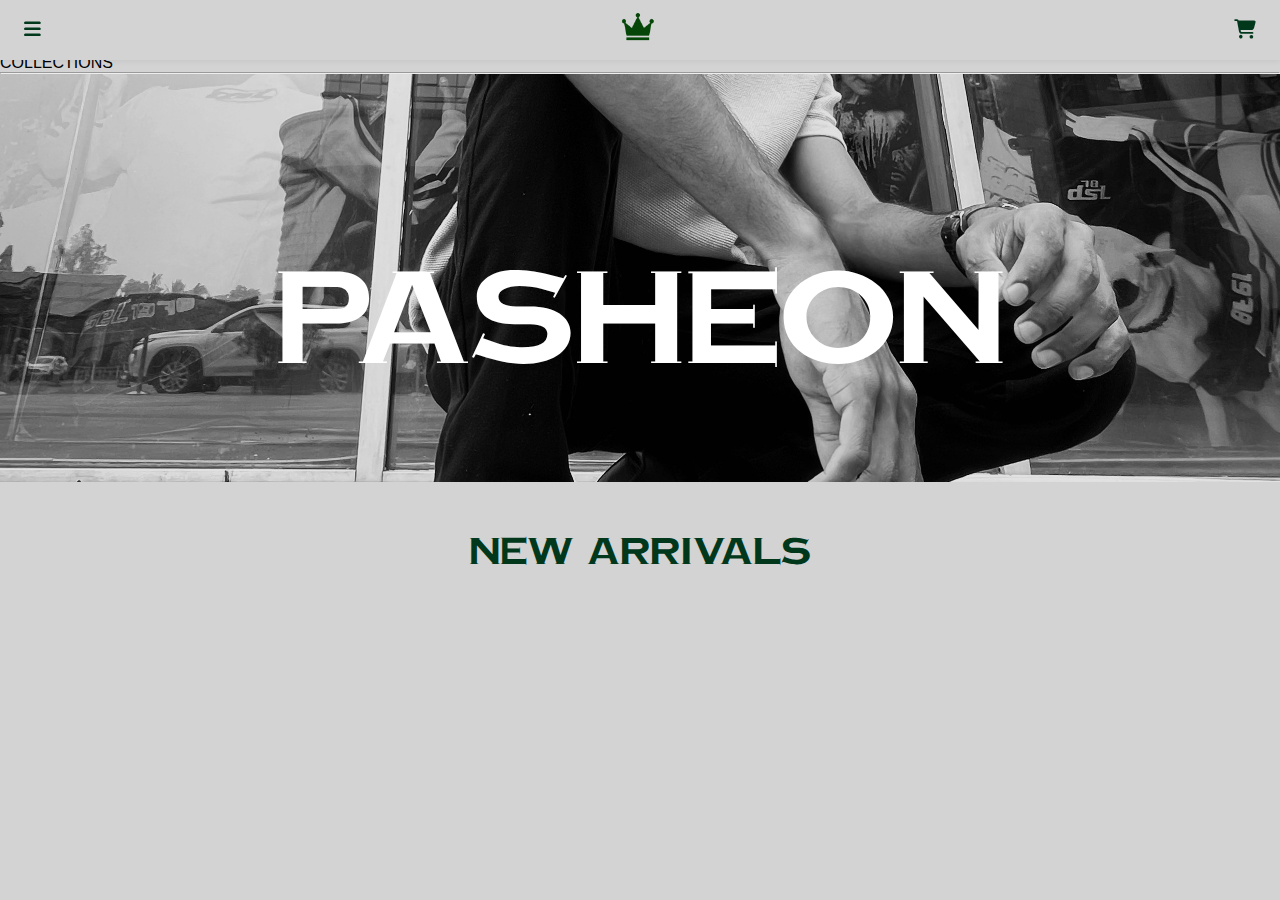
<file: index.html>
<!DOCTYPE html>
<html lang="en">
<head>
  <meta charset="UTF-8" />
  <meta name="viewport" content="width=device-width, initial-scale=1.0" />
  <title>Pasheon</title>
  <link rel="icon" href="favicon.ico" type="image/x-icon">
  <link rel="stylesheet" href="style.css" />
  <link rel="stylesheet" href="https://cdnjs.cloudflare.com/ajax/libs/font-awesome/6.5.0/css/all.min.css">
  <style>
    
    @keyframes fadeInUp {
      from {
        opacity: 0;
        transform: translateY(40px);
      }
      to {
        opacity: 1;
        transform: translateY(0);
      }
    }

    .animate {
      animation: fadeInUp 0.6s ease forwards;
    }
  </style>
<style>
  .product-grid {
    display: grid;
    grid-template-columns: repeat(auto-fit, minmax(160px, 1fr));
    gap: 20px;
    padding: 40px 16px;
    max-width: 1200px;
    margin: 0 auto;
  }

  .product-card {
    display: flex;
    flex-direction: column;
    justify-content: space-between;
    background: white;
    border: 1px solid #ccc;
    text-align: center;
    font-family: 'Segoe UI', Tahoma, Geneva, Verdana, sans-serif;
    padding: 10px;
  }

  .product-card img,
  .product-image {
    width: 100%;
    aspect-ratio: 4 / 5;
    object-fit: cover;
    display: block;
    background-color: #f9f9f9;
  }

  .product-card h3 {
    font-size: 1rem;
    margin: 10px 0 5px;
    min-height: 38px; 
  }

  .product-card p {
    font-size: 0.9rem;
    color: #666;
    margin-bottom: 10px;
  }

  .product-card button.add-to-cart {
    margin-top: auto;
    padding: 10px 16px;
    background-color: #01381C;
    color: white;
    border: 1px solid black;
    font-size: 15px;
    letter-spacing: 0.5px;
    cursor: pointer;
    width: 100%;
    transition: all 0.3s ease;
    box-shadow: 0 2px 4px rgba(0,0,0,0.15);
  }

  .product-card button.add-to-cart:hover {
    background-color: white;
    color: black;
  }

  @media (max-width: 600px) {
    .product-grid {
      grid-template-columns: repeat(2, 1fr);
      padding: 1rem;
    }

    .product-card {
      margin: 0;
    }
  }
</style>
</head>

<body>

<header class="navbar">
  <div class="nav-left">
    <i class="fas fa-bars" id="hamburger-icon"></i>
  </div>

  <div class="nav-center">
    <a href="index.html" class="logo">
      <img src="log.png" alt="Pasheon Logo" class="log-img">
    </a>
  </div>

  <div class="nav-right">
    <a href="cart.html">
      <i class="fas fa-shopping-cart"></i>
    </a>
  </div>
</header>


<div id="sidebar" class="sidebar" style="left: -240px;">
  <a href="index.html"><STRONG>HOME</STRONG></a>
  <a href="contact.html"><STRONG>CONTACT US</STRONG></a><br>
  <a href="yourOrders.html"><STRONG>YOUR ORDERS</STRONG></a><br>
    <a href="privacy.html"><STRONG>PRIVACY POLICY</STRONG></a><br>
  <a STRONG>COLLECTIONS</STRONG></h1></a>
  <hr/>
  <div id="category-menu"></div>
</div>


<section class="hero">
  <h1 class="brand-name"><strong>PASHEON</strong></h1>
</section>


<section id="products-section">
  <h2 class="section-title">New Arrivals</h2>
  <div id="product-container" class="product-grid">
   
  </div>
</section>

<script>
document.addEventListener('DOMContentLoaded', () => {
  const sidebar = document.getElementById('sidebar');
  const hamburger = document.getElementById('hamburger-icon');
  const categoryMenu = document.getElementById('category-menu');
  const productContainer = document.getElementById('product-container');


  hamburger.addEventListener('click', () => {
    const isVisible = sidebar.style.left === '0px';
    sidebar.style.left = isVisible ? '-240px' : '0px';
  });

  fetch('https://pasheon-backend-zgz5.onrender.com/api/products/categories')
    .then(res => res.json())
    .then(categories => {
      categoryMenu.innerHTML = '';
      categories.forEach(cat => {
        const item = document.createElement('a');
        item.href = `category.html?cat=${encodeURIComponent(cat)}`;
        item.textContent = cat.charAt(0).toUpperCase() + cat.slice(1);
        item.classList.add('category-link');
        categoryMenu.appendChild(item);
      });
    })
    .catch(err => console.error('Error loading categories:', err));

 
  const observer = new IntersectionObserver((entries) => {
    entries.forEach(entry => {
      if (entry.isIntersecting) {
        entry.target.classList.add('animate');
        observer.unobserve(entry.target);
      }
    });
  }, {
    threshold: 0.1
  });

 
  fetch("https://pasheon-backend-zgz5.onrender.com/api/products")
    .then(res => res.json())
    .then(products => {
      products.forEach(product => {
        const productCard = document.createElement('div');
        productCard.classList.add('product-card');

        productCard.innerHTML = `
          <div class="product-click-area" data-id="${product.id}">
            <img src="${product.image_url}" alt="${product.name}" class="product-image">
            <h3 class="product-name">${product.name}</h3>
            <p class="product-price">₹${parseFloat(product.price).toLocaleString()}</p>
          </div>
          <button class="add-to-cart" data-id="${product.id}">Add to Cart</button>
        `;

        productContainer.appendChild(productCard);
        observer.observe(productCard); 

        productCard.querySelector('.product-click-area').addEventListener('click', () => {
          window.location.href = `product.html?id=${product.id}`;
        });
      });

document.querySelectorAll('.add-to-cart').forEach(button => {
  button.addEventListener('click', (e) => {
    e.preventDefault();
    alert("Please open the product and choose a size before adding to cart.");
    
    const productId = e.target.getAttribute('data-id');
    window.location.href = `product.html?id=${productId}`;
  });
});
    })
    .catch(error => {
      console.error('Error fetching products:', error);
    });
});
</script>
</body>
</html>
</file>
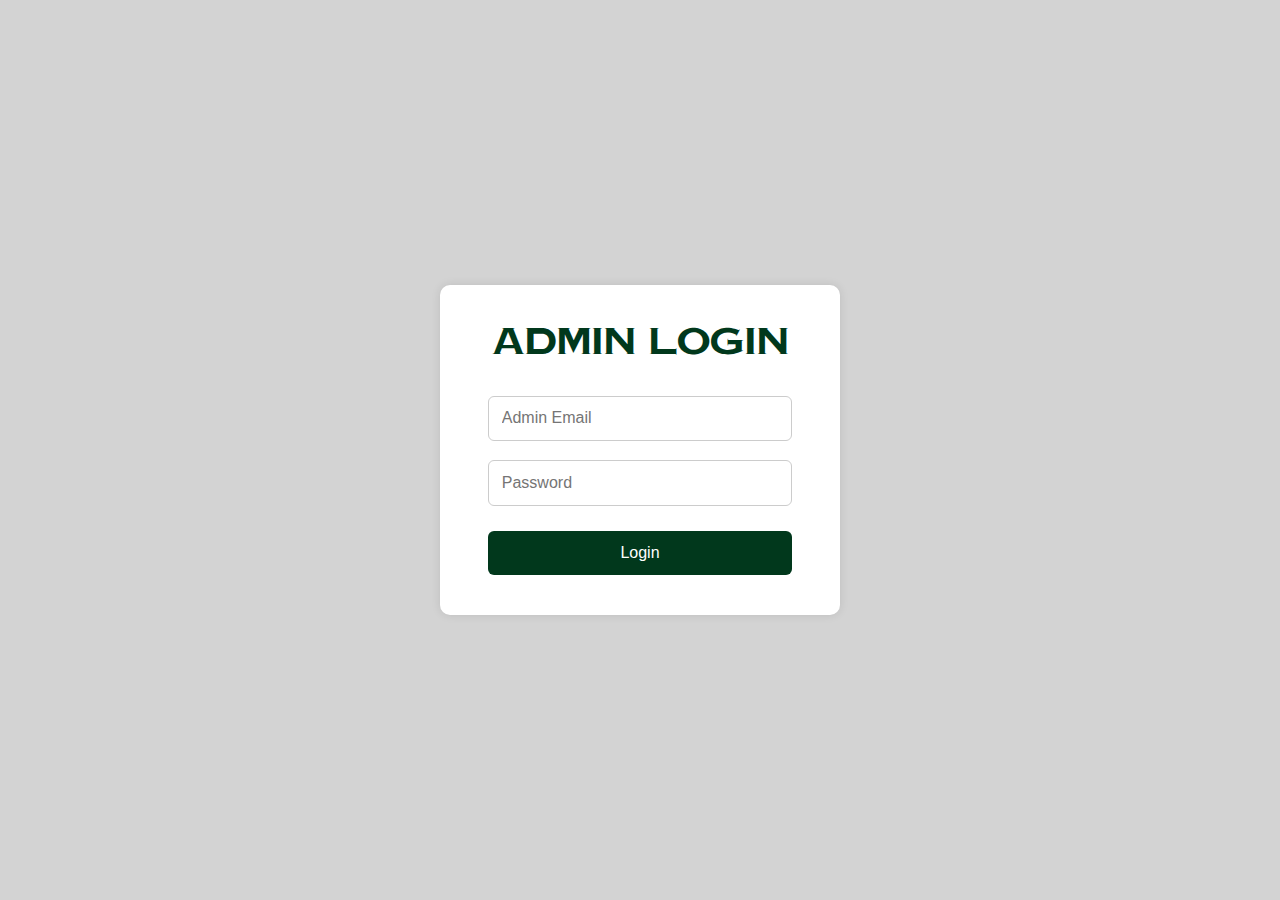
<file: admin-login.html>
<!DOCTYPE html>
<html lang="en">
<head>
  <meta charset="UTF-8">
  <title>Admin Login | Pasheon</title>
  <link rel="icon" href="favicon.ico" type="image/x-icon">
  <style>
    * {
      margin: 0;
      padding: 0;
      box-sizing: border-box;
    }

    @font-face {
      font-family: 'copper';
      src: url('Copperplate Gothic Bold.otf') format('opentype');
    }

    body {
      background: lightgrey;
      font-family: 'copper', Arial, sans-serif;
      display: flex;
      justify-content: center;
      align-items: center;
      min-height: 100vh;
    }

    .login-container {
      background: white;
      padding: 2rem 3rem;
      border-radius: 10px;
      box-shadow: 0 0 10px rgba(0,0,0,0.1);
      width: 100%;
      max-width: 400px;
      text-align: center;
    }

    h1 {
      font-family: 'copper';
      margin-bottom: 1.5rem;
      color: #01381C;
      font-size: 2rem;
    }

    input {
      width: 100%;
      padding: 0.8rem;
      margin: 0.6rem 0;
      border: 1px solid #ccc;
      border-radius: 6px;
      font-size: 1rem;
    }

    button {
      width: 100%;
      padding: 0.8rem;
      margin-top: 1rem;
      background: #01381C;
      color: white;
      font-size: 1rem;
      border: none;
      border-radius: 6px;
      cursor: pointer;
      transition: background 0.3s;
    }

    button:hover {
      background: #02572d;
    }

    .error {
      color: red;
      margin-top: 0.5rem;
    }
  </style>
</head>
<body>
  <div class="login-container">
    <h1>Admin Login</h1>
    <form id="admin-login-form">
      <input type="email" id="email" placeholder="Admin Email" required />
      <input type="password" id="password" placeholder="Password" required />
      <button type="submit">Login</button>
      <div class="error" id="error-msg"></div>
    </form>
  </div>

  <script>
    document.getElementById('admin-login-form').addEventListener('submit', async function (e) {
      e.preventDefault();

      const email = document.getElementById('email').value.trim();
      const password = document.getElementById('password').value.trim();
      const errorMsg = document.getElementById('error-msg');

      try {
        const res = await fetch('https://pasheon-backend-zgz5.onrender.com/api/admin/login', {
          method: 'POST',
          headers: {
            'Content-Type': 'application/json'
          },
          body: JSON.stringify({ email, password })
        });

        const data = await res.json();

        if (res.ok) {
          localStorage.setItem('adminToken', data.token);
          window.location.href = 'admin.html'; 
        } else {
          errorMsg.textContent = data.message || 'Invalid credentials';
        }
      } catch (err) {
        errorMsg.textContent = 'Something went wrong. Please try again.';
        console.error('Login error:', err);
      }
    });
  </script>
</body>
</html>
</file>
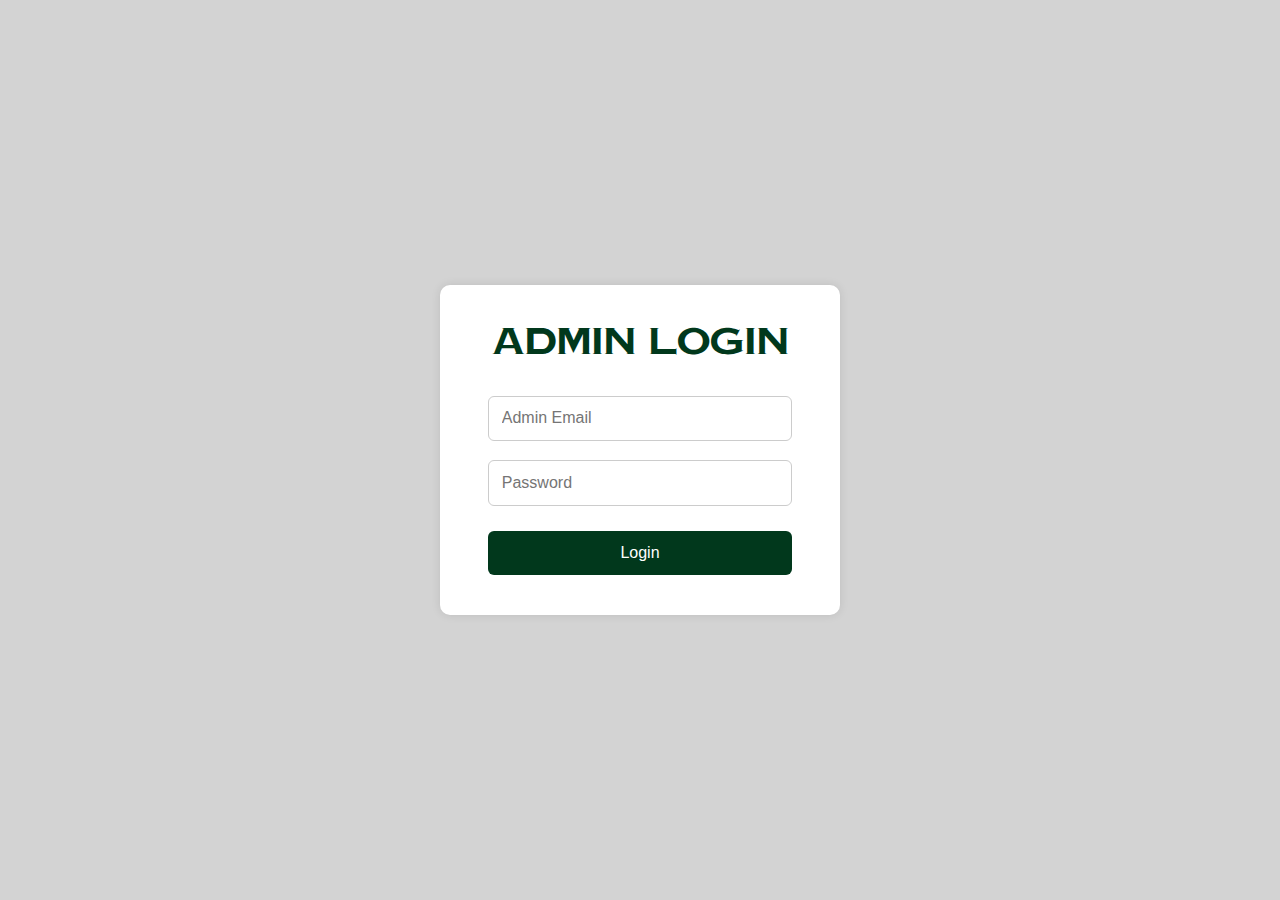
<file: admin.html>
<!DOCTYPE html>
<html lang="en">
<head>
  <meta charset="UTF-8" />
  <meta name="viewport" content="width=device-width, initial-scale=1.0"/>
  <title>Pasheon Admin Dashboard</title>
  <link rel="icon" href="favicon.ico" type="image/x-icon">
  <style>
    @font-face {
      font-family: 'copper';
      src: url('Copperplate Gothic Bold.otf') format('opentype');
    }

    body {
      margin: 0;
      font-family: Arial, sans-serif;
      background: #f4f4f4;
      display: flex;
    }

    .sidebar {
      width: 200px;
      background-color: #01381C;
      color: white;
      height: 100vh;
      position: fixed;
      display: flex;
      flex-direction: column;
      padding: 1rem;
      box-shadow: 2px 0 5px rgba(0, 0, 0, 0.1);
    }

    .sidebar h2 {
      font-family: 'copper', serif;
      font-size: 1.5rem;
      margin-bottom: 2rem;
      text-align: center;
    }

    .logout-btn {
      padding: 10px;
      background-color: #c0392b;
      border: none;
      border-radius: 5px;
      color: white;
      font-weight: bold;
      cursor: pointer;

    }

    .logout-btn:hover {
      background-color: #a93226;
    }

    .main {
      margin-left: 200px;
      width: calc(100% - 200px);
      padding: 2rem;
    }

    h1 {
      font-family: 'copper', serif;
      text-align: center;
      color: #01381C;
    }

    .container {
      max-width: 900px;
      margin: 1rem auto;
      background: #fff;
      padding: 2rem;
      border-radius: 8px;
      box-shadow: 0 4px 12px rgba(0,0,0,0.1);
    }

    .form-group {
      margin-bottom: 1rem;
    }

    .form-group input {
      width: 100%;
      padding: 0.7rem;
      font-size: 1rem;
      border: 1px solid #ccc;
      border-radius: 5px;
    }

    .form-group label {
      font-weight: bold;
      margin-bottom: 0.5rem;
      display: block;
    }

    .btn {
      padding: 0.6rem 1.2rem;
      background-color: #01381C;
      color: white;
      border: none;
      border-radius: 5px;
      cursor: pointer;
      font-weight: bold;
    }

    .btn:hover {
      background-color: #026135;
    }

    .product {
      display: flex;
      justify-content: space-between;
      align-items: center;
      border-bottom: 1px solid #ddd;
      padding: 1rem 0;
    }

    .product:last-child {
      border-bottom: none;
    }

    .product-info {
      flex: 1;
    }

    .product-name {
      font-weight: bold;
      font-size: 1.1rem;
    }

    .product-price,
    .product-category {
      color: #555;
    }

    .action-btns {
      display: flex;
      gap: 0.5rem;
    }

    .delete-btn, .edit-btn {
      border: none;
      padding: 0.5rem 1rem;
      border-radius: 4px;
      cursor: pointer;
      color: white;
      font-weight: bold;
    }

    .delete-btn {
      background: #c0392b;
    }

    .delete-btn:hover {
      background: #a93226;
    }

    .edit-btn {
      background: #2980b9;
    }

    .edit-btn:hover {
      background: #21618c;
    }

    @media (max-width: 768px) {
      .sidebar {
        position: fixed;
        width: 100%;
        height: auto;
        flex-direction: row;
        justify-content: space-between;
      }

      .main {
        margin: 0;
        width: 100%;
        padding-top: 100px;
      }
    }
  </style>
</head>
<body>
  <div class="sidebar">
    <h2>ADMIN</h2>
    <button class="logout-btn" onclick="logout()">Logout</button>
  </div>

  <div class="main">
    <h1>Pasheon Admin Dashboard</h1>

    <div class="container">
      <form id="productForm">
        <h2 id="formTitle">Add New Product</h2>
        <input type="hidden" id="editingId" value="">
        <div class="form-group">
          <label for="name">Product Name</label>
          <input type="text" id="name" required />
        </div>
        <div class="form-group">
          <label for="price">Price (₹)</label>
          <input type="number" id="price" required />
        </div>
        <div class="form-group">
          <label for="category">Category</label>
          <input type="text" id="category" required />
        </div>
        <div class="form-group">
  <label for="description">Description</label>
  <input type="text" id="description" required />
</div>
        <div class="form-group">
          <label for="image">Image URL</label>
          <input type="text" id="image" />
        </div>
        <div class="form-group">
  <label for="sizes">Sizes (comma-separated)</label>
  <input type="text" id="sizes" placeholder="e.g. S, M, L or 6, 7, 8" />
</div>
<div class="form-group">
  <label for="extraImages">Extra Image URLs (comma-separated)</label>
  <input type="text" id="extraImages" placeholder="e.g. https://...jpg, https://...jpg" />
</div>
        <button class="btn" type="submit" id="submitBtn">Add Product</button>
      </form>
    </div>

    <div class="container">
      <h2>All Products</h2>
      <div id="productList"></div>
    </div>
  </div>

<script>
  const token = localStorage.getItem("adminToken");
  const API = "https://pasheon-backend-zgz5.onrender.com/api";

  if (!token) {
    alert("Unauthorized. Redirecting to login...");
    window.location.href = "admin-login.html";
  }

  const form = document.getElementById("productForm");
  const submitBtn = document.getElementById("submitBtn");
  const formTitle = document.getElementById("formTitle");

  form.addEventListener("submit", async (e) => {
    e.preventDefault();

    const id = document.getElementById("editingId").value; 
    const name = document.getElementById("name").value;
    const price = document.getElementById("price").value;
    const category = document.getElementById("category").value;
    const image_url = document.getElementById("image").value;
    const description = document.getElementById("description").value;
const sizesInput = document.getElementById("sizes").value;
const extraImagesInput = document.getElementById("extraImages").value;

const sizes = sizesInput ? sizesInput.split(',').map(s => s.trim()) : [];
const extra_images = extraImagesInput ? extraImagesInput.split(',').map(url => url.trim()) : [];

const productData = { name, price, category, image_url, description, sizes, extra_images };
    const endpoint = id ? `/admin/update/${id}` : "/admin/add";
    const method = id ? "PUT" : "POST";

    const res = await fetch(`${API}${endpoint}`, {
      method: method,
      headers: {
        "Content-Type": "application/json",
        Authorization: `Bearer ${token}`,
      },
      body: JSON.stringify(productData),
    });

    if (res.ok) {
      form.reset();
      document.getElementById("editingId").value = "";
      submitBtn.textContent = "Add Product";
      formTitle.textContent = "Add New Product";
      fetchProducts();
    } else {
      alert("Failed to save product.");
    }
  });


  function editProduct(id, name, price, category, image, description, sizes = [], extra_images = []) {
  document.getElementById("editingId").value = id;
  document.getElementById("name").value = name;
  document.getElementById("price").value = price;
  document.getElementById("category").value = category;
  document.getElementById("image").value = image || "";
  document.getElementById("description").value = description || "";
  document.getElementById("sizes").value = Array.isArray(sizes) ? sizes.join(', ') : "";
  document.getElementById("extraImages").value = Array.isArray(extra_images) ? extra_images.join(', ') : "";

  submitBtn.textContent = "Update Product";
  formTitle.textContent = "Edit Product";
}

  async function fetchProducts() {
  try {
    const res = await fetch(`${API}/admin/products`, {
      headers: { Authorization: `Bearer ${token}` },
    });

    if (!res.ok) {
      const errorText = await res.text();
      console.error("Failed to fetch products:", errorText);
      alert("Failed to fetch products.");
      return;
    }

    const data = await res.json();
    const list = document.getElementById("productList");
    list.innerHTML = "";

    if (!data.length) {
      list.innerHTML = "<p>No products found.</p>";
      return;
    }

    data.forEach(p => {
      const div = document.createElement("div");
      div.className = "product";
      div.innerHTML = `
        <div class="product-info">
          <span class="product-name">${p.name}</span><br>
          <span class="product-price">₹${p.price}</span><br>
          <span class="product-category">Category: ${p.category}</span>
        </div>
        <div class="action-btns">
          <button class="edit-btn" onclick='editProduct(${JSON.stringify(p.id)}, ${JSON.stringify(p.name)}, ${JSON.stringify(p.price)}, ${JSON.stringify(p.category)}, ${JSON.stringify(p.image_url)}, ${JSON.stringify(p.description)}, ${JSON.stringify(p.sizes)}, ${JSON.stringify(p.extra_images)})'>Edit</button>
          <button class="delete-btn" onclick="deleteProduct('${p.id}')">Delete</button>
        </div>`;
      list.appendChild(div);
    });
  } catch (err) {
    console.error("Error in fetchProducts:", err.message);
    alert("Something went wrong while fetching products.");
  }
}
function deleteProduct(id) {
    if (confirm("Are you sure you want to delete this product?")) {
      fetch(`${API}/admin/delete/${id}`, {
        method: 'DELETE',
        headers: {
          Authorization: `Bearer ${token}`,
        },
      })
      .then(res => {
        if (res.ok) {
          alert("Product deleted successfully.");
          fetchProducts(); 
        } else {
          alert("Failed to delete the product.");
        }
      })
      .catch(error => {
        console.error("Error deleting product:", error);
        alert("An error occurred.");
      });
    }
  }
  function logout() {
    localStorage.removeItem("adminToken");
    window.location.href = "admin-login.html";
  }

  fetchProducts();
  
</script>
</body>
</html>
</file>
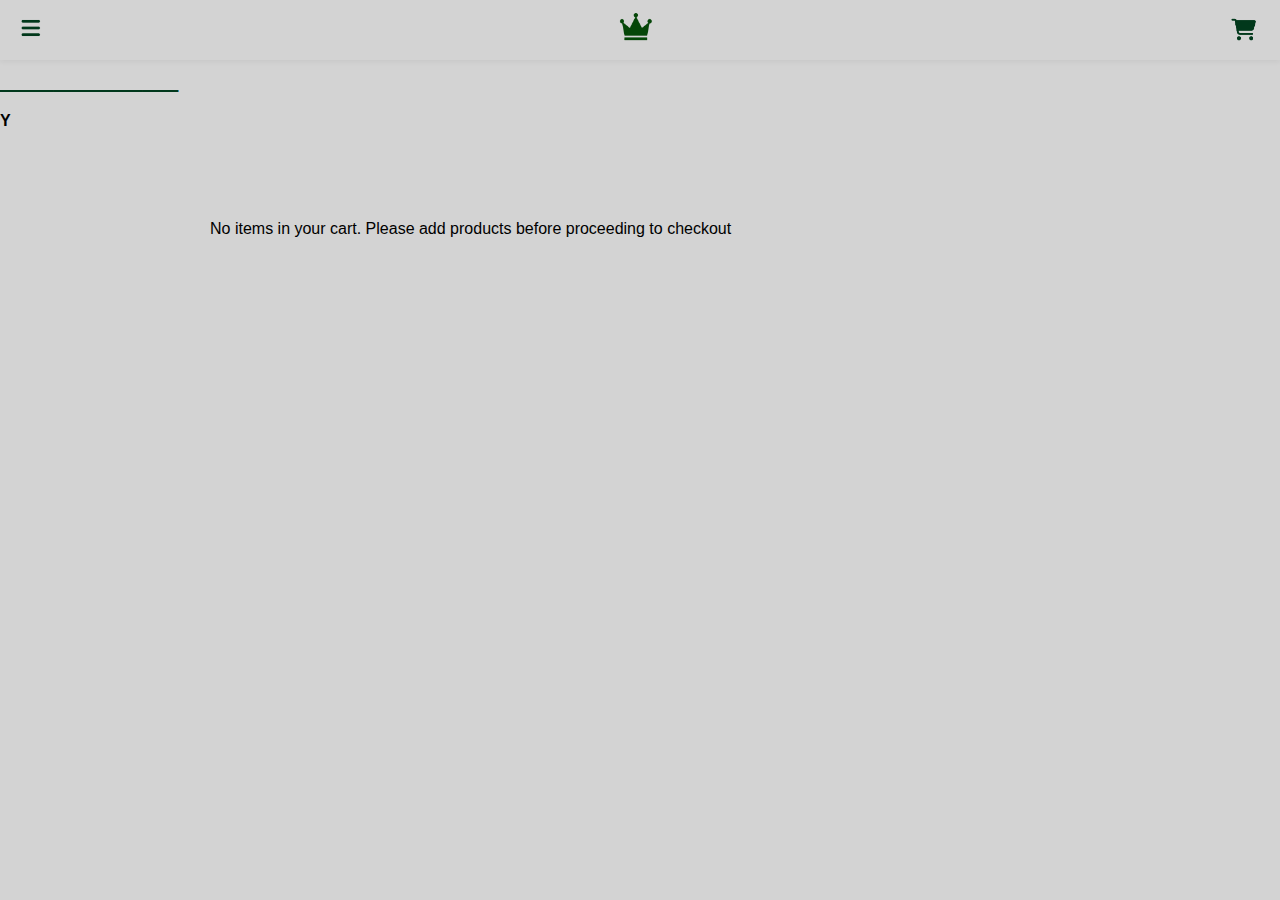
<file: cart.html>
<!DOCTYPE html>
<html lang="en">
<head>
  <meta charset="UTF-8">
  <meta name="viewport" content="width=device-width, initial-scale=1.0">
  <title>Your Cart - Pasheon</title>
  <link rel="icon" href="favicon.ico" type="image/x-icon">
  <link rel="stylesheet" href="style.css" />
  <style>
    .cart-container {
      max-width: 900px;
      margin: 10px auto 40px;
      padding: 20px;
    }

    .cart-item {
    
      display: flex;
      align-items: center;
      border-bottom: 1px solid #ccc;
      padding: 15px 0;
      gap: 15px;
      font-family: 'Segoe UI', Tahoma, Geneva, Verdana, sans-serif;
    }

    .cart-item img {
      width: 80px;
      height: 100px;
      object-fit: cover;
      border-radius: 0px;
    }

    .cart-details {
      flex-grow: 1;
      
    }

    .cart-details h3 {
      font-size: 18px;
      margin-bottom: 5px;
      
    }

    .cart-details p {
      font-size: 14px;
      margin: 4px 0;
      
    }

    .remove-btn {
      padding: 3px 12px;
      font-size: 14px;
      background-color: #dc3545;
      color: #fff;
      border: none;
      border-radius: 5px;
      cursor: pointer;
      font-family: 'Segoe UI', Tahoma, Geneva, Verdana, sans-serif;
    }

    #checkout-btn {
      display: block;
      justify-content: space-between;
      margin: 20px auto 0;
      padding: 10px 20px;
      font-size: 16px;
      background-color: #dc3545;
      color: #fff;
      border: none;
      border-radius: 10px;
      cursor: pointer;
      font-family: 'Segoe UI', Tahoma, Geneva, Verdana, sans-serif;
    }

    .grand-total {
      font-family: 'Segoe UI', Tahoma, Geneva, Verdana, sans-serif;
      text-align: center;
      font-size: 18px;
      font-weight: bold;
      margin-top: -40px;
    }

    .title-cart {
      margin-bottom: 70px;
      text-align: left;
      font-weight: bold;
    }

    .cart-header {
  display: flex;
  justify-content: space-between;
  align-items: center;
  max-width: 900px;
  margin: 100px auto 20px;
  padding: 0 20px;
}

    @media (max-width: 600px) {
      .cart-item {
        flex-direction: column;
        align-items: flex-start;
      }

      .cart-item img {
        width: 100%;
        height: auto;
      }

      .cart-details {
        width: 100%;
      }

      .remove-btn {
        width: 100%;
        margin-top: 10px;
      }
    }
  </style>
</head>
<body>


  <header class="navbar">
    <div class="navbar-left">
      <img id="hamburger-cart" src="hamburger.png" alt="Menu" width="30" height="30" />
    </div>
    <div class="nav-center">
    <a href="index.html" class="logo">
      <img src="log.png" alt="Pasheon Logo" class="log-img">
    </a>
  </div>
    <div class="navbar-right" >
      <a href="cart.html">
        <img src="bag.png" alt="Cart" width="39" height="39" />
      </a>
    </div>
  </header>

  
  <aside id="sidebar-cart" class="sidebar">
    <span id="close-sidebar-cart" class="close-btn">&times;</span>
    <a href="index.html"><strong>HOME</strong></a>
    <a href="contact.html"><strong>CONTACT</strong></a>
    <a href="yourOrders.html"><strong>YOUR ORDERS</strong></a>
    <br></br>
          <h1 style="font-weight: lighter; color: #01381C; font-size: large;">COLLECTIONS<br></h1>
              <h1 style="font-weight: lighter; color: #01381C;" >__________</h1><br>
    <div id="category-links-cart"></div>
  </aside>


<div class="title-cart">Y</div>


<button id="checkout-btn">Pay Now</button>


  <div id="cart-container" class="cart-container"></div>

  
  <div id="grand-total" class="grand-total"></div>


<script>
  document.addEventListener('DOMContentLoaded', () => {
  
    const hamburger = document.getElementById('hamburger-cart');
    const sidebar = document.getElementById('sidebar-cart');
    const closeSidebar = document.getElementById('close-sidebar-cart');

    hamburger.addEventListener('click', () => {
      sidebar.style.left = '0';
    });

    closeSidebar.addEventListener('click', () => {
      sidebar.style.left = '-250px';
    });


    fetch('https://pasheon-backend-zgz5.onrender.com/api/products/categories')
      .then(res => res.json())
      .then(categories => {
        const links = document.getElementById('category-links-cart');
        categories.forEach(cat => {
          const a = document.createElement('a');
          a.href = `category.html?cat=${encodeURIComponent(cat)}`;
          a.textContent = cat;
          links.appendChild(a);
        });
      });

    const container = document.getElementById('cart-container');
    const grandTotalEl = document.getElementById('grand-total');
    const checkoutBtn = document.getElementById('checkout-btn');

    let cart = JSON.parse(localStorage.getItem('cart')) || [];

    function updateCartUI() {
      container.innerHTML = '';
      let total = 0;

      if (cart.length === 0) {
        container.innerHTML = '<p>No items in your cart. Please add products before proceeding to checkout</p>';
        grandTotalEl.textContent = '';
        checkoutBtn.style.display = 'none';
        return;
      }

      cart.forEach((product, index) => {
        const sizeText = product.size && product.size.trim() !== '' ? product.size : 'Choose a size';
        total += parseFloat(product.price);

        const item = document.createElement('div');
        item.classList.add('cart-item');
        item.setAttribute('data-id', product.id);
        item.setAttribute('data-size', product.size || '');

        item.innerHTML = `
          <img src="${product.image_url}" alt="${product.name}" />
          <div class="cart-details">
            <h3>${product.name}</h3>
            <p>₹${parseFloat(product.price).toLocaleString()}</p>
            <p>Size: ${sizeText}</p>
            <button class="remove-btn">Remove</button>
          </div>
        `;

        container.appendChild(item);
      });

      grandTotalEl.textContent = `Grand Total: ₹${total.toLocaleString()}`;
      checkoutBtn.style.display = 'block';
    }

    updateCartUI();

    
    container.addEventListener('click', (e) => {
      if (e.target.classList.contains('remove-btn')) {
        const item = e.target.closest('.cart-item');
        const id = item.getAttribute('data-id');
        const size = item.getAttribute('data-size') || '';

     
        cart = cart.filter(p => !(p.id == id && (p.size || '') === size));
        localStorage.setItem('cart', JSON.stringify(cart));

        updateCartUI();
      }
    });

    
    checkoutBtn.addEventListener('click', () => {
      window.location.href = 'checkout.html';
    });
  });
</script>
</body>
</html>
</file>
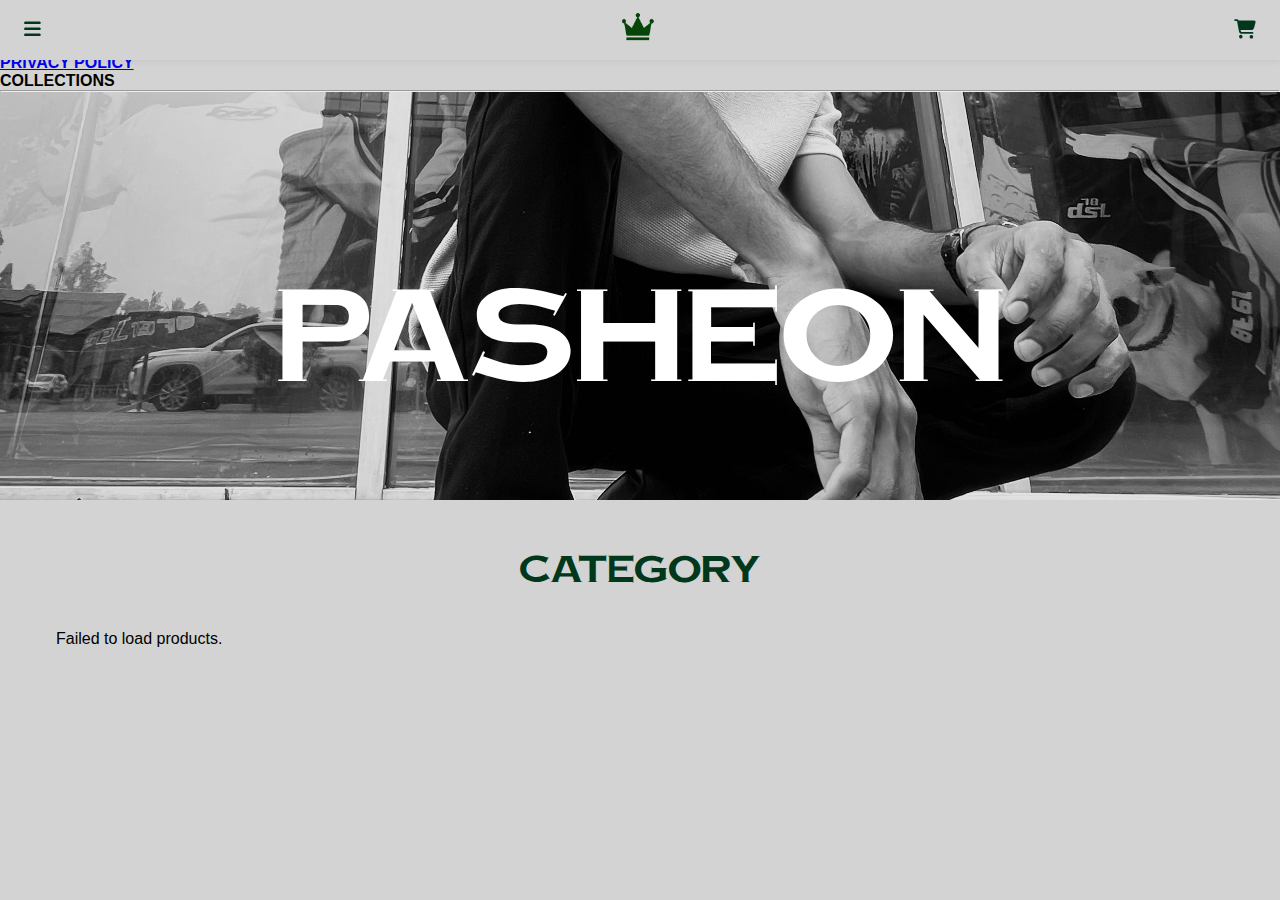
<file: category.html>
<!DOCTYPE html>
<html lang="en">
<head>
  <meta charset="UTF-8" />
  <meta name="viewport" content="width=device-width, initial-scale=1.0" />
  <title>Pasheon - Category</title>
  <link rel="icon" href="favicon.ico" type="image/x-icon">
  <link rel="stylesheet" href="style.css" />
  <link rel="stylesheet" href="https://cdnjs.cloudflare.com/ajax/libs/font-awesome/6.5.0/css/all.min.css">
 <style>
  @keyframes fadeInUp {
    from {
      opacity: 0;
      transform: translateY(40px);
    }
    to {
      opacity: 1;
      transform: translateY(0);
    }
  }

  .animate {
    animation: fadeInUp 0.6s ease forwards;
  }

  .product-grid {
    display: grid;
    grid-template-columns: repeat(auto-fit, minmax(160px, 1fr));
    gap: 20px;
    padding: 40px 16px;
    max-width: 1200px;
    margin: 0 auto;
  }

  .product-card {
    background-color: white;
    border: 1px solid #ccc;
    padding: 10px;
    box-sizing: border-box;
    display: flex;
    flex-direction: column;
    justify-content: space-between;
    text-align: center;
    font-family: 'Segoe UI', Tahoma, Geneva, Verdana, sans-serif;
    box-shadow: 0 2px 4px rgba(0, 0, 0, 0.1);
  }

  .product-image,
  .product-card img {
    width: 100%;
    aspect-ratio: 4 / 5;
    object-fit: cover;
    display: block;
    background-color: #f9f9f9;

  }

  .product-name {
    font-size: 14px;
    margin: 10px 0 5px;
  }

  .product-price {
    font-size: 13px;
    margin-bottom: 10px;
  }

  .add-to-cart {
    width: 100%;
    padding: 8px;
    background-color: black;
    color: white;
    border: none;
    font-size: 13px;
    cursor: pointer;
    margin-top: auto;
  }

  .add-to-cart:hover {
    background-color: #222;
  }
@media (max-width: 768px) {
  .product-grid {
    display: grid;
    grid-template-columns: repeat(2, 1fr);
    gap: 15px;
    margin-left: auto;
    margin-right: auto;
    padding-left: 16px;
    padding-right: 16px;
    width: 100%;
    max-width: 600px;
    box-sizing: border-box;
  }

  .product-card {
    padding: 8px;
  }
}
</style>
</head>
<body>


<header class="navbar">
  <div class="nav-left">
    <i class="fas fa-bars" id="hamburger-icon"></i>
  </div>

  <div class="nav-center">
    <a href="index.html" class="logo">
      <img src="log.png" alt="Pasheon Logo" class="log-img">
    </a>
  </div>

  <div class="nav-right">
    <a href="cart.html">
      <i class="fas fa-shopping-cart"></i>
    </a>
  </div>
</header>


<div id="sidebar" class="sidebar" style="left: -240px;">
  <div id="close-sidebar-category" class="close-btn">&times;</div>
  <a href="index.html"><strong>HOME</strong></a>
  <a href="contact.html"><strong>CONTACT US</strong></a><br>
  <a href="yourOrders.html"><strong>YOUR ORDERS</strong></a><br>
  <a href="privacy.html"><STRONG>PRIVACY POLICY</STRONG></a><br>
  <a><strong>COLLECTIONS</strong></a>
  <hr/>
  <div id="category-menu"></div>
</div>


<section class="hero">
  <h1 class="brand-name"><strong>PASHEON</strong></h1>
</section>


<section id="products-section">
  <h2 class="section-title" id="category-title">Category</h2>
  <div id="product-container" class="product-grid">
    
  </div>
</section>

<script>
document.addEventListener('DOMContentLoaded', () => {
  const productContainer = document.getElementById('product-container');
  const urlParams = new URLSearchParams(window.location.search);
  const category = urlParams.get('cat');


  fetch('https://pasheon-backend-zgz5.onrender.com/api/products')
    .then(res => res.json())
    .then(products => {
      const filtered = products.filter(p =>
        p.category.toLowerCase() === category.toLowerCase()
      );

      if (filtered.length === 0) {
        productContainer.innerHTML = '<p>No products found in this category.</p>';
        return;
      }

      filtered.forEach(product => {
        const card = document.createElement('div');
        card.classList.add('product-card');
        card.innerHTML = `
          <div class="product-click-area" data-id="${product.id}">
            <img src="${product.image_url}" alt="${product.name}" class="product-image">
            <h3 class="product-name">${product.name}</h3>
            <p class="product-price">₹${parseFloat(product.price).toLocaleString()}</p>
          </div>
          <button class="add-to-cart" data-id="${product.id}">Add to Cart</button>
        `;
        productContainer.appendChild(card);

      
        card.querySelector('.product-click-area').addEventListener('click', () => {
          window.location.href = `product.html?id=${product.id}`;
        });

        
const addToCartBtn = card.querySelector('.add-to-cart');
addToCartBtn.addEventListener('click', (e) => {
  e.stopPropagation();
  alert('Please open the product and choose a size before adding to cart.');
  window.location.href = `product.html?id=${product.id}`;
});
      });
    })
    .catch(err => {
      console.error('Error loading products:', err);
      productContainer.innerHTML = '<p>Failed to load products.</p>';
    });


  const hamburger = document.getElementById('hamburger-icon');
  const sidebar = document.getElementById('sidebar');
  const closeSidebar = document.getElementById('close-sidebar-category');
  const categoryLinksContainer = document.getElementById('category-menu');

  if (hamburger && sidebar) {
    hamburger.addEventListener('click', () => {
      sidebar.style.left = '0';
    });
  }

  if (closeSidebar && sidebar) {
    closeSidebar.addEventListener('click', () => {
      sidebar.style.left = '-250px';
    });
  }

  fetch('https://pasheon-backend-zgz5.onrender.com/api/products/categories')
    .then(res => res.json())
    .then(categories => {
      categoryLinksContainer.innerHTML = '';
      categories.forEach(cat => {
        const link = document.createElement('a');
        link.href = `category.html?cat=${encodeURIComponent(cat)}`;
        link.textContent = cat;
        categoryLinksContainer.appendChild(link);
      });
    })
    .catch(err => {
      console.error('Failed to load categories:', err);
    });
});
</script>

</body>
</html>
</file>
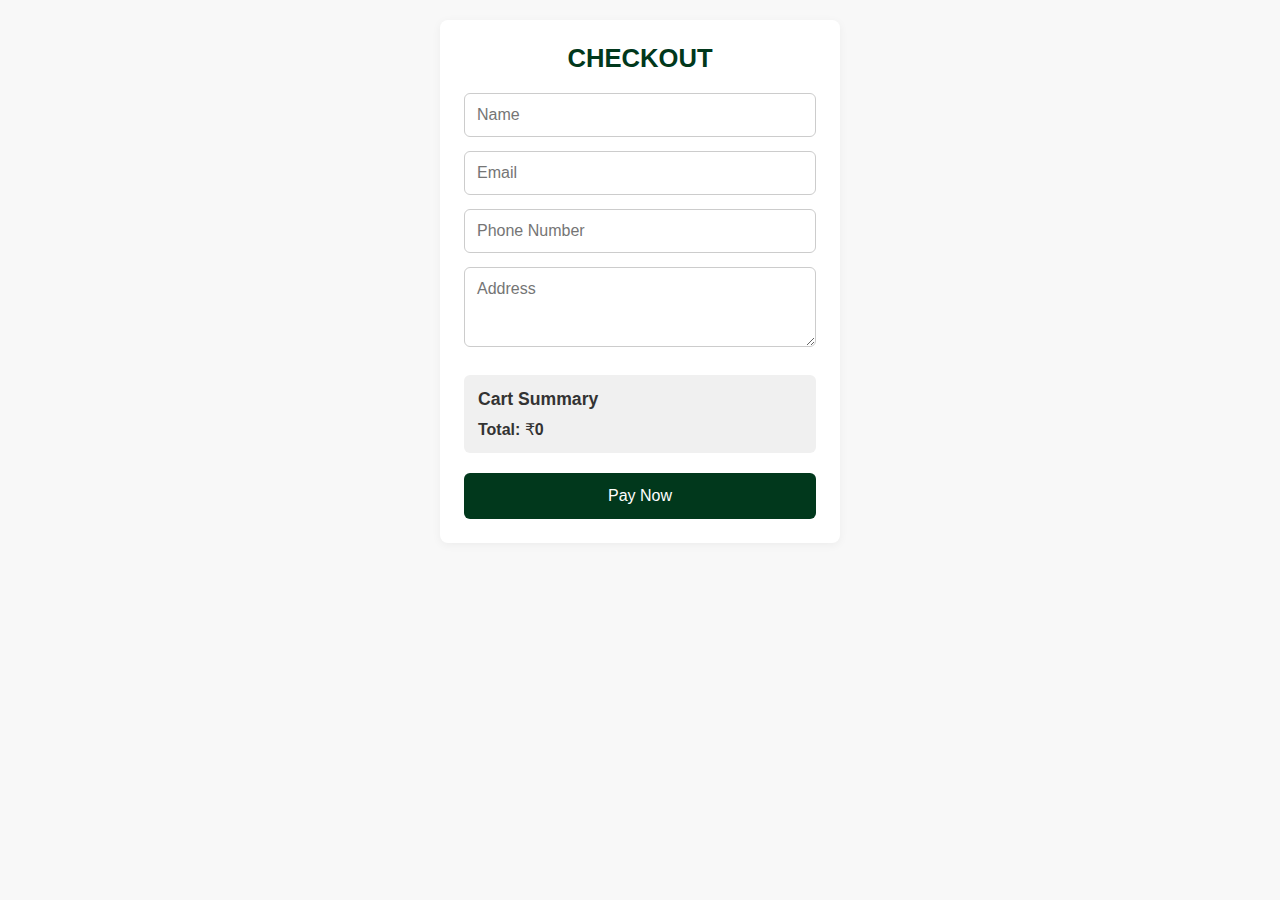
<file: checkout.html>
<!DOCTYPE html>
<html lang="en">
<head>
  <meta charset="UTF-8" />
  <title>Checkout - Pasheon</title>
  <link rel="icon" href="favicon.ico" type="image/x-icon">
  <meta name="viewport" content="width=device-width, initial-scale=1.0" />
  <style>
    * {
      margin: 0;
      padding: 0;
      box-sizing: border-box;
      font-family: sans-serif;
    }

    body {
      background: #f8f8f8;
      padding: 20px;
      color: #333;
      font-family: 'Segoe UI', Tahoma, Geneva, Verdana, sans-serif;
    }

    .checkout-container {
      max-width: 400px;
      margin: auto;
      background: #fff;
      padding: 24px;
      border-radius: 8px;
      box-shadow: 0 2px 10px rgba(0,0,0,0.05);
    }

    h1 {
      text-align: center;
      margin-bottom: 20px;
      font-size: 1.6rem;
      color: #01381C;
      font-family: 'Segoe UI', Tahoma, Geneva, Verdana, sans-serif;
    }

    input, textarea {
      width: 100%;
      padding: 12px;
      margin-bottom: 14px;
      border: 1px solid #ccc;
      border-radius: 6px;
      font-size: 1rem;
      font-family: 'Segoe UI', Tahoma, Geneva, Verdana, sans-serif;
    }

    textarea {
      resize: vertical;
      min-height: 80px;
    }

    #cart-summary {

      margin-top: 10px;
      padding: 14px;
      background: #f0f0f0;
      border-radius: 6px;
    }

    #cart-summary h2 {
      font-size: 1.1rem;
      margin-bottom: 10px;
    }

    #cart-items li {
      margin-bottom: 6px;
      font-size: 0.95rem;
      font-family: 'Segoe UI', Tahoma, Geneva, Verdana, sans-serif;
    }

    #total-amount {
        font-family: 'Segoe UI', Tahoma, Geneva, Verdana, sans-serif;
      font-weight: bold;
    }

    button#pay-now {
      width: 100%;
      padding: 14px;
      background: #01381C;
      color: white;
      font-size: 1rem;
      border: none;
      font-family: 'Segoe UI', Tahoma, Geneva, Verdana, sans-serif;
      border-radius: 6px;
      cursor: pointer;
      margin-top: 20px;
      transition: background 0.2s ease;
    }

    button#pay-now:hover {
      background: #000;
    }

    @media (max-width: 500px) {
      .checkout-container {
        padding: 16px;
      }

      h1 {
        font-size: 1.4rem;
      }
    }
  </style>
</head>
<body>
  <div class="checkout-container">
    <h1>CHECKOUT</h1>
    
    <form id="checkout-form">
      <input type="text" id="name" placeholder="Name" required />
      <input type="email" id="email" placeholder="Email" required />
      <input type="tel" id="phone" placeholder="Phone Number" required />
      <textarea id="address" placeholder="Address" required></textarea>
      
      <div id="cart-summary">
        <h2>Cart Summary</h2>
        <ul id="cart-items"></ul>
        <p><strong>Total:</strong> ₹<span id="total-amount">0</span></p>
      </div>

      <button type="submit" id="pay-now">Pay Now</button>
    </form>
  </div>

  <script src="https://checkout.razorpay.com/v1/checkout.js"></script>
  <script>
  const cart = JSON.parse(localStorage.getItem('cart') || '[]');
  const cartItemsContainer = document.getElementById('cart-items');
  const totalAmountEl = document.getElementById('total-amount');
  const form = document.getElementById('checkout-form');

  let total = 0;
  cart.forEach(item => {
    const li = document.createElement('li');
    li.textContent = `${item.name} | Size - (${item.size}) | Quantity - ${item.quantity} | ₹${item.price * item.quantity}`;
    cartItemsContainer.appendChild(li);
    total += item.price * item.quantity;
  });
  totalAmountEl.textContent = total;

  form.addEventListener('submit', async (e) => {
    e.preventDefault();

    const name = document.getElementById('name').value.trim();
    const email = document.getElementById('email').value.trim();
    const phone = document.getElementById('phone').value.trim();
    const address = document.getElementById('address').value.trim();


    const totalInPaisa = Math.max(100, Math.round(total * 100)); 
    console.log("💰 Total in ₹:", total);
    console.log("💰 Total in paisa sent to backend:", totalInPaisa);

  
    const orderRes = await fetch("https://pasheon-backend-zgz5.onrender.com/api/checkout/create-order", {
      method: "POST",
      headers: { "Content-Type": "application/json" },
      body: JSON.stringify({ total_amount: totalInPaisa })
    });

    const orderData = await orderRes.json();
    console.log("🧾 Razorpay Order Response:", orderData);

    const options = {
      key: "rzp_live_ypzGdjBX41LSWB",
      amount: orderData.amount,
      currency: "INR",
      name: "Pasheon",
      description: "Order Payment",
      order_id: orderData.id,
      handler: async function (response) {
        console.log("✅ Payment Successful:", response);

        const finalOrder = {
          name,
          email,
          phone,
          address,
          cart,
          payment: response.razorpay_payment_id,
          total_amount: totalInPaisa
        };

        const res = await fetch("https://pasheon-backend-zgz5.onrender.com/api/checkout", {
          method: "POST",
          headers: { "Content-Type": "application/json" },
          body: JSON.stringify(finalOrder)
        });

        if (res.ok) {
         window.location.href = "order-success.html";
          localStorage.removeItem('cart');
        } else {
          alert("Payment successful, but order saving failed. Contact support.");
        }
      },
      prefill: { name, email, contact: phone },
      theme: { color: "#01381C" }
    };

    const rzp = new Razorpay(options);
    rzp.open();
  });
</script>
</body>
</html>
</file>
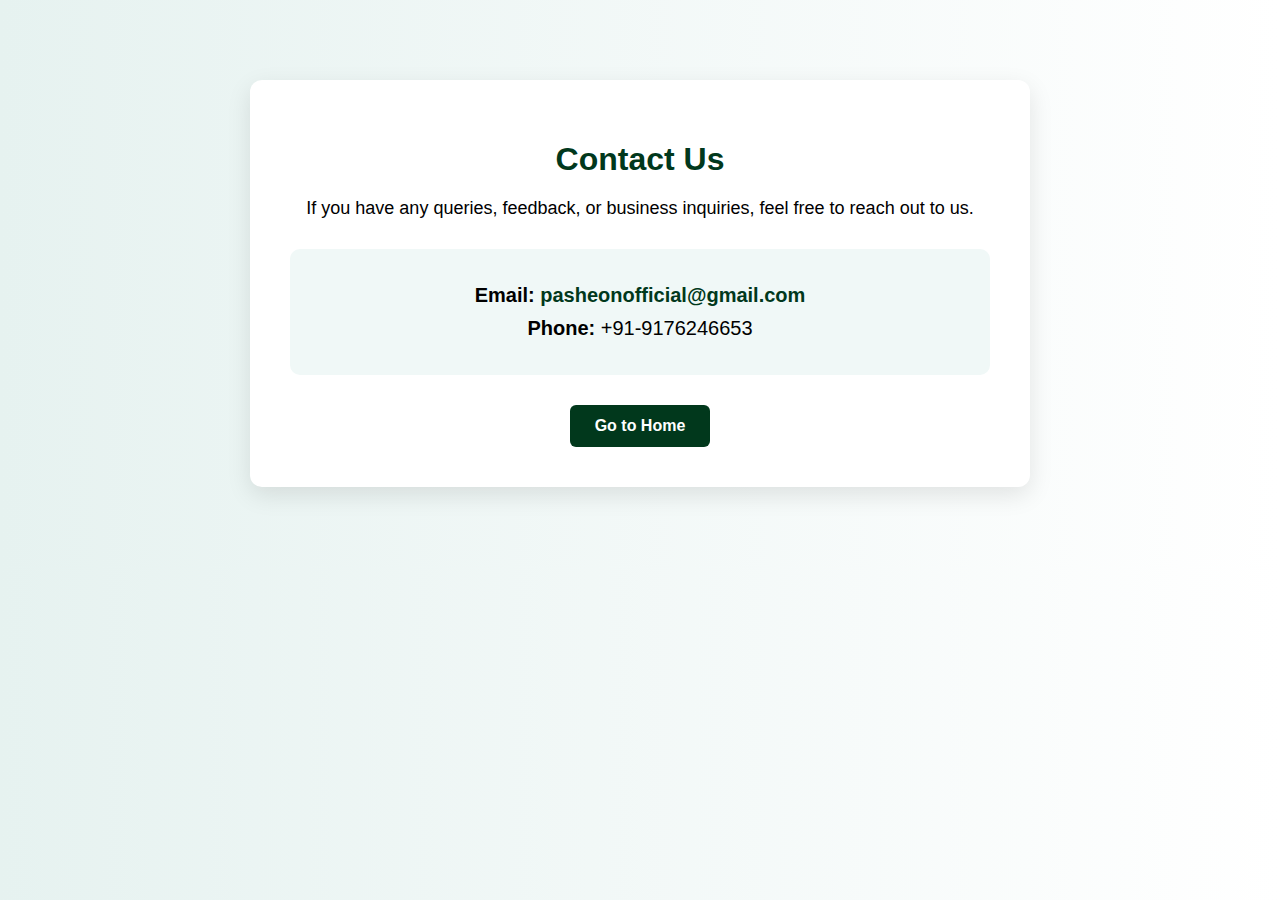
<file: contact.html>
<!DOCTYPE html>
<html lang="en">
<head>
  <meta charset="UTF-8" />
  <meta name="viewport" content="width=device-width, initial-scale=1.0"/>
  <title>Contact Us - Pasheon</title>
  <style>
    body {
      font-family: 'Segoe UI', sans-serif;
      background: linear-gradient(to right, #e6f2f0, #ffffff);
      margin: 0;
      padding: 0;
    }

    .container {
      max-width: 700px;
      margin: 80px auto;
      padding: 40px;
      background: #fff;
      border-radius: 12px;
      box-shadow: 0 8px 25px rgba(0, 0, 0, 0.1);
      text-align: center;
    }

    h1 {
      color: #01381C;
      font-size: 32px;
      margin-bottom: 20px;
    }

    p {
      font-size: 18px;
      margin: 10px 0;
    }

    a {
      color: #01381C;
      text-decoration: none;
      font-weight: 600;
    }

    a:hover {
      text-decoration: underline;
    }

    .info-box {
      background-color: #f0f8f7;
      padding: 25px;
      border-radius: 10px;
      margin-top: 30px;
    }

    .info-box p {
      font-size: 20px;
    }

    .btn-home {
      display: inline-block;
      margin-top: 30px;
      background-color: #01381C;
      color: #fff;
      padding: 12px 25px;
      border-radius: 6px;
      text-decoration: none;
      font-size: 16px;
      transition: background 0.3s;
    }

    .btn-home:hover {
      background-color: #025736;
    }
  </style>
</head>
<body>
  <div class="container">
    <h1>Contact Us</h1>
    <p>If you have any queries, feedback, or business inquiries, feel free to reach out to us.</p>

    <div class="info-box">
      <p><strong>Email:</strong>
        <a href="mailto:pasheonofficial@gmail.com">pasheonofficial@gmail.com</a>
      </p>

      <p><strong>Phone:</strong> <span>+91-9176246653</span></p>
    </div>

    <a class="btn-home" href="index.html">Go to Home</a>
  </div>
</body>
</html>
</file>
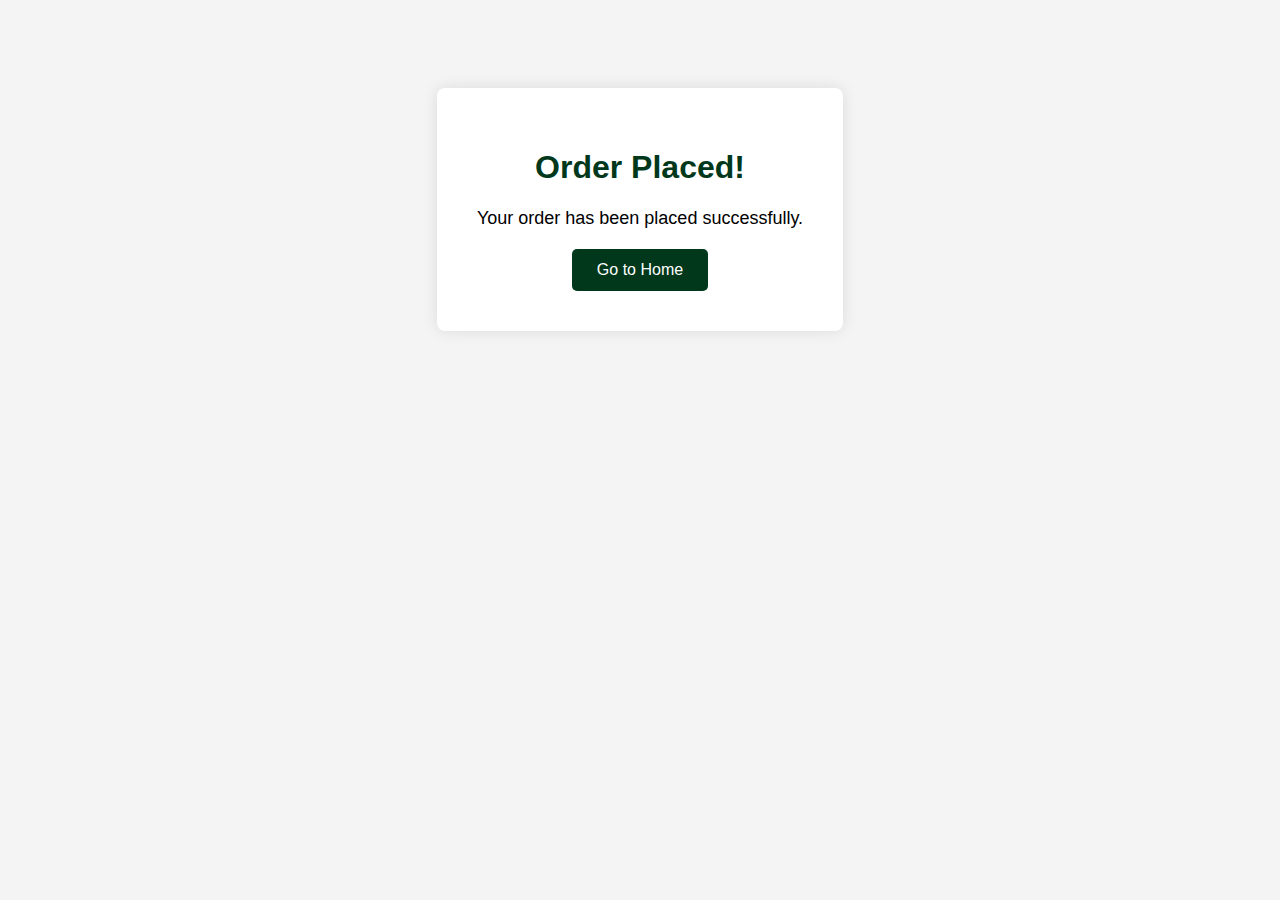
<file: order-success.html>
<!DOCTYPE html>
<html lang="en">
<head>
  <meta charset="UTF-8" />
  <meta name="viewport" content="width=device-width, initial-scale=1.0"/>
  <title>Order Successful</title>
  <style>
    body {
      font-family: Arial, sans-serif;
      text-align: center;
      padding: 80px 20px;
      background-color: #f4f4f4;
    }

    .container {
      background: #fff;
      padding: 40px;
      border-radius: 8px;
      box-shadow: 0 0 15px rgba(0,0,0,0.1);
      display: inline-block;
    }

    h1 {
      color: #01381C;
    }

    p {
      font-size: 18px;
      margin: 20px 0;
    }

    a.button {
      display: inline-block;
      background-color: #01381C;
      color: #fff;
      padding: 12px 25px;
      text-decoration: none;
      border-radius: 5px;
      font-size: 16px;
      transition: background-color 0.3s;
    }

    a.button:hover {
      background-color: #025736;
    }
  </style>
</head>
<body>
  <div class="container">
    <h1>Order Placed!</h1>
    <p>Your order has been placed successfully.</p>
    <a class="button" href="index.html">Go to Home</a>
  </div>
</body>
</html>
</file>
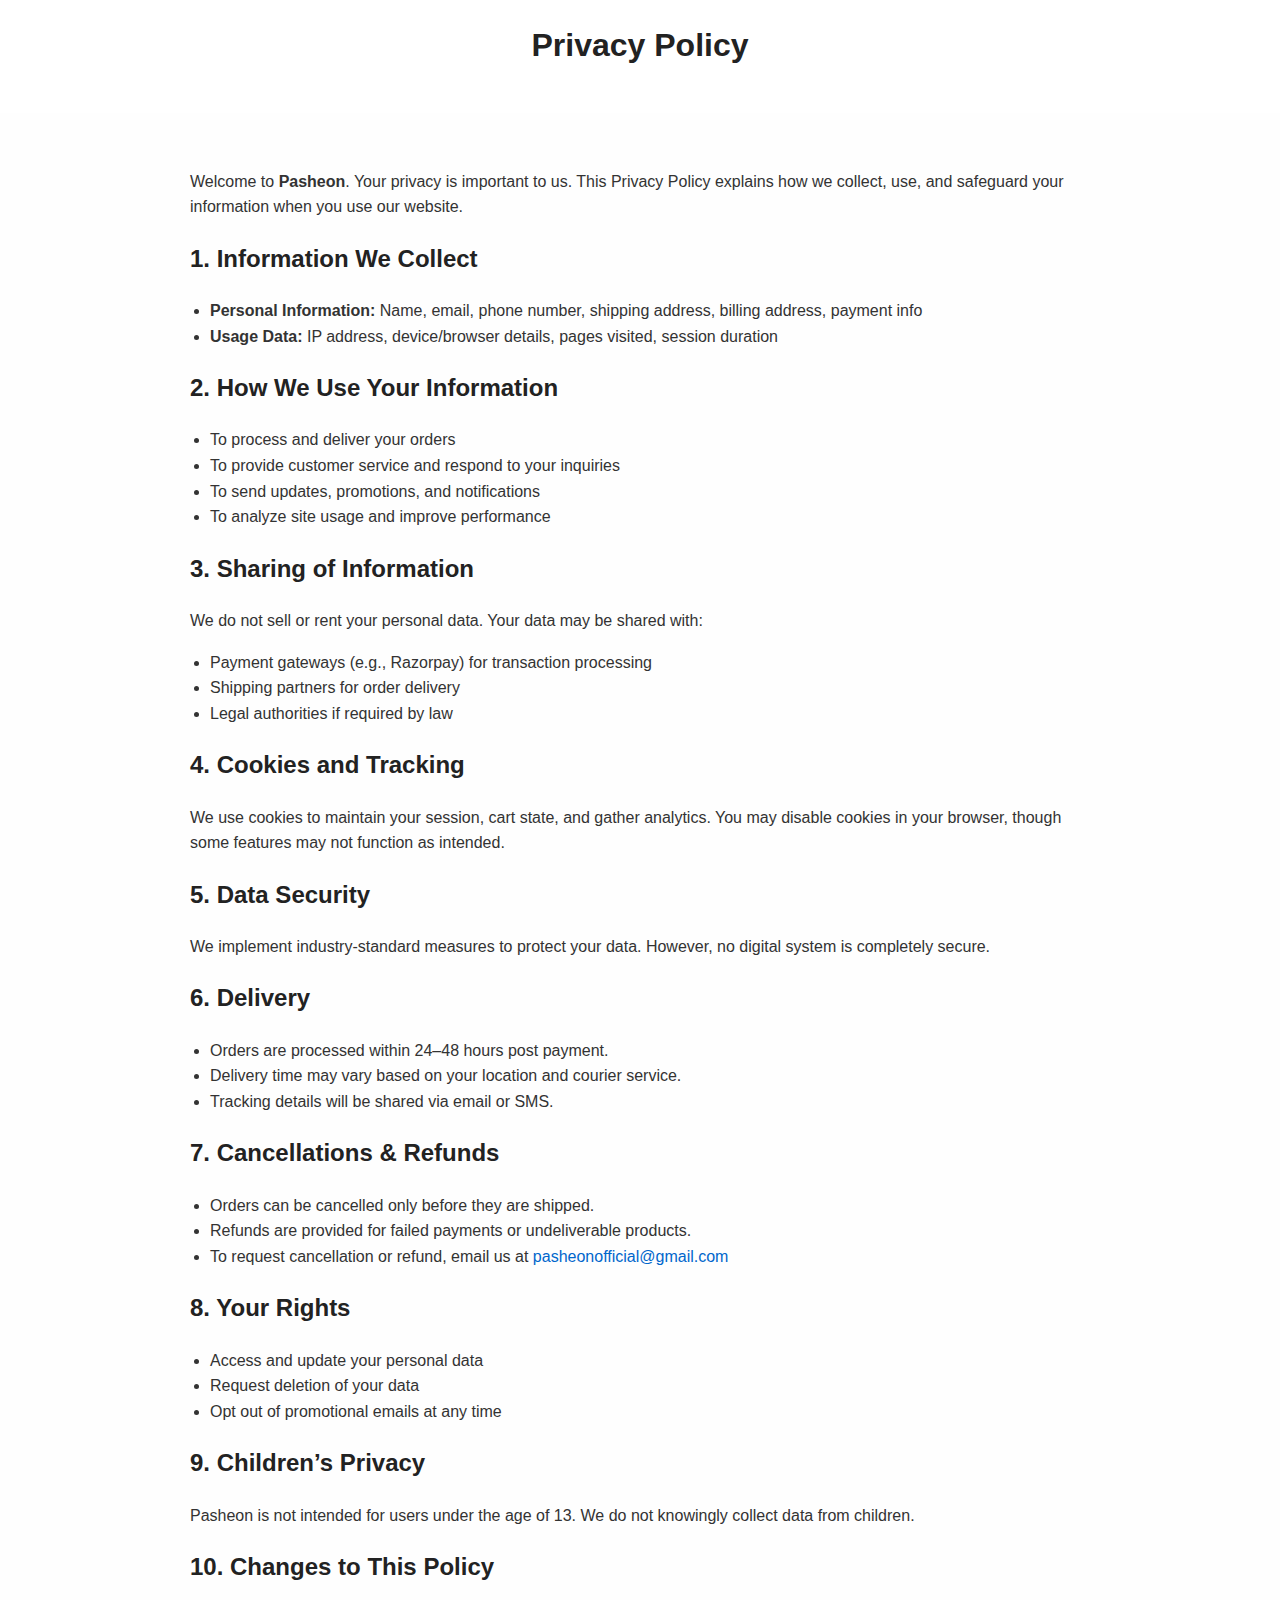
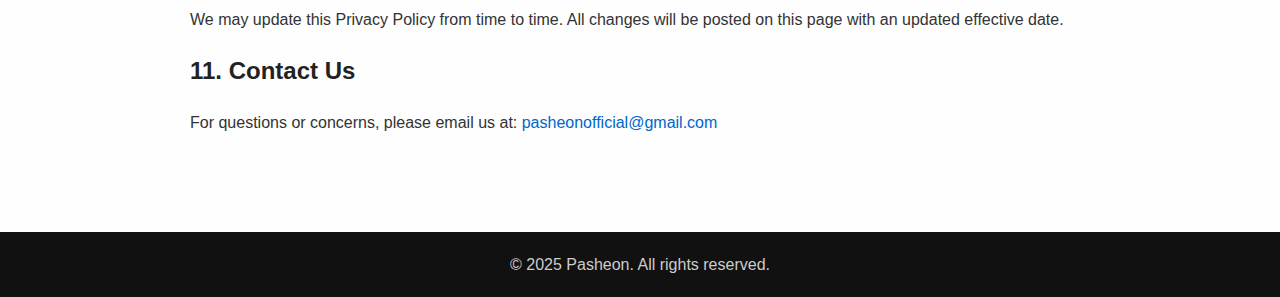
<file: privacy.html>
<!DOCTYPE html>
<html lang="en">
<head>
  <meta charset="UTF-8" />
  <meta name="viewport" content="width=device-width, initial-scale=1.0" />
  <title>Privacy Policy - Pasheon</title>
  <style>
    body {
      font-family: 'Segoe UI', Tahoma, Geneva, Verdana, sans-serif;
      line-height: 1.6;
      margin: 0;
      padding: 0;
      background: #fefefe;
      color: #333;
    }

    header {
      background-color: white;
      color: #fff;
      padding: 20px;
      text-align: center;
    }

    .container {
      max-width: 900px;
      margin: auto;
      padding: 40px 20px;
    }

    h1, h2 {
      color: #222;
    }

    h1 {
      margin-top: 0;
    }

    ul {
      padding-left: 20px;
    }

    a {
      color: #0066cc;
      text-decoration: none;
    }

    a:hover {
      text-decoration: underline;
    }

    footer {
      background-color: #111;
      color: #ccc;
      text-align: center;
      padding: 20px;
      margin-top: 40px;
    }

    @media (max-width: 600px) {
      .container {
        padding: 20px 15px;
      }
    }
  </style>
</head>
<body>

  <header>
    <h1>Privacy Policy</h1>
  </header>

  <div class="container">
    <p>Welcome to <strong>Pasheon</strong>. Your privacy is important to us. This Privacy Policy explains how we collect, use, and safeguard your information when you use our website.</p>

    <h2>1. Information We Collect</h2>
    <ul>
      <li><strong>Personal Information:</strong> Name, email, phone number, shipping address, billing address, payment info</li>
      <li><strong>Usage Data:</strong> IP address, device/browser details, pages visited, session duration</li>
    </ul>

    <h2>2. How We Use Your Information</h2>
    <ul>
      <li>To process and deliver your orders</li>
      <li>To provide customer service and respond to your inquiries</li>
      <li>To send updates, promotions, and notifications</li>
      <li>To analyze site usage and improve performance</li>
    </ul>

    <h2>3. Sharing of Information</h2>
    <p>We do not sell or rent your personal data. Your data may be shared with:</p>
    <ul>
      <li>Payment gateways (e.g., Razorpay) for transaction processing</li>
      <li>Shipping partners for order delivery</li>
      <li>Legal authorities if required by law</li>
    </ul>

    <h2>4. Cookies and Tracking</h2>
    <p>We use cookies to maintain your session, cart state, and gather analytics. You may disable cookies in your browser, though some features may not function as intended.</p>

    <h2>5. Data Security</h2>
    <p>We implement industry-standard measures to protect your data. However, no digital system is completely secure.</p>

    <h2>6. Delivery</h2>
    <ul>
      <li>Orders are processed within 24–48 hours post payment.</li>
      <li>Delivery time may vary based on your location and courier service.</li>
      <li>Tracking details will be shared via email or SMS.</li>
    </ul>

    <h2>7. Cancellations & Refunds</h2>
    <ul>
      <li>Orders can be cancelled only before they are shipped.</li>
      <li>Refunds are provided for failed payments or undeliverable products.</li>
      <li>To request cancellation or refund, email us at <a href="mailto:pasheonofficial@gmail.com">pasheonofficial@gmail.com</a></li>
    </ul>

    <h2>8. Your Rights</h2>
    <ul>
      <li>Access and update your personal data</li>
      <li>Request deletion of your data</li>
      <li>Opt out of promotional emails at any time</li>
    </ul>

    <h2>9. Children’s Privacy</h2>
    <p>Pasheon is not intended for users under the age of 13. We do not knowingly collect data from children.</p>

    <h2>10. Changes to This Policy</h2>
    <p>We may update this Privacy Policy from time to time. All changes will be posted on this page with an updated effective date.</p>

    <h2>11. Contact Us</h2>
    <p>For questions or concerns, please email us at: <a href="mailto:pasheonofficial@gmail.com">pasheonofficial@gmail.com</a></p>
  </div>

  <footer>
    &copy; 2025 Pasheon. All rights reserved.
  </footer>

</body>
</html>
</file>
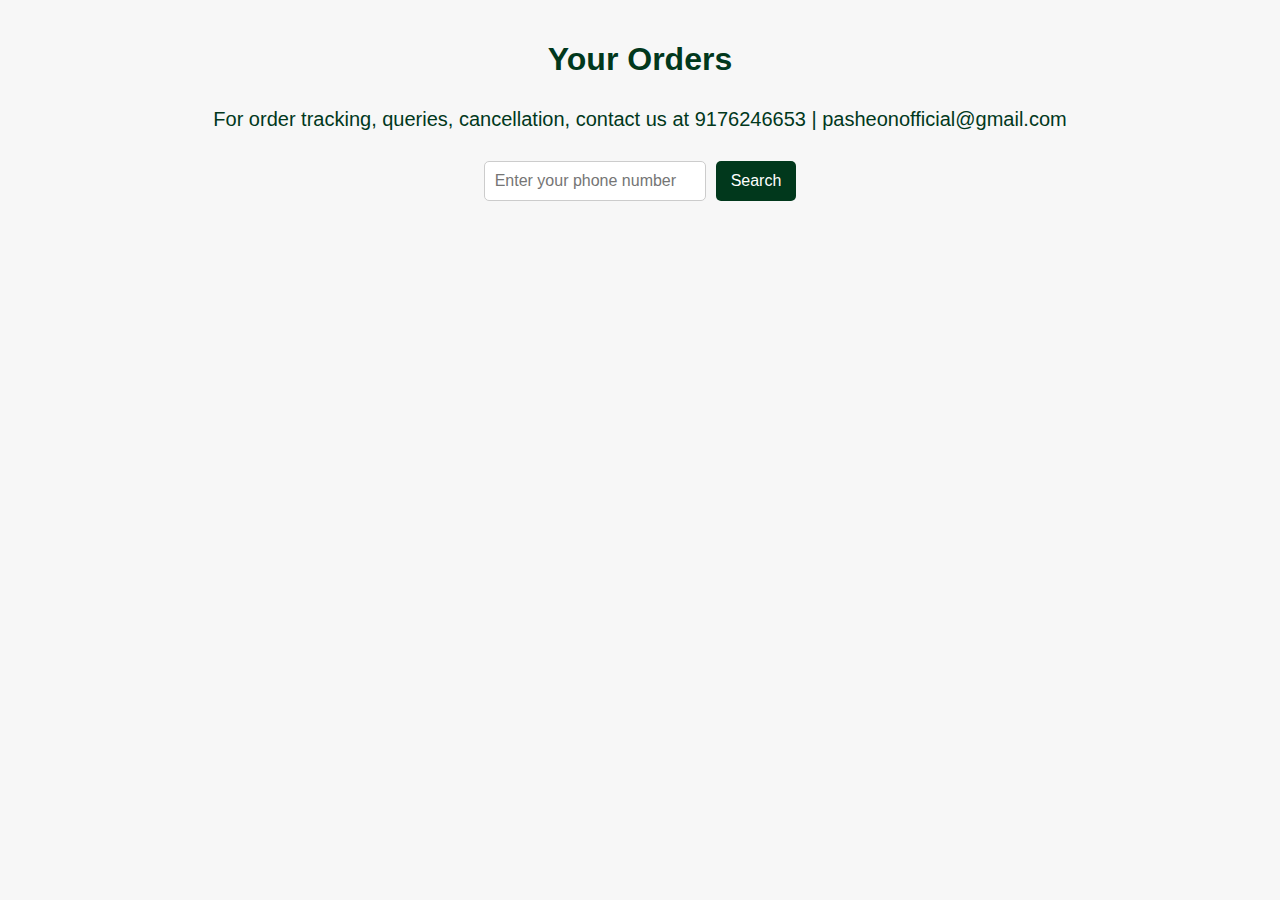
<file: yourOrders.html>
<!DOCTYPE html>
<html lang="en">
<head>
  <meta charset="UTF-8" />
  <meta name="viewport" content="width=device-width, initial-scale=1.0"/>
  <title>Your Orders</title>
  <link rel="icon" href="favicon.ico" type="image/x-icon">
  <style>
    body {
      font-family: Arial, sans-serif;
      padding: 20px;
      margin: 0;
      background-color: #f7f7f7;
    }

    h1 {
      text-align: center;
      color: #01381C;
      margin-bottom: 30px;
    }

    #orders {
      max-width: 800px;
      margin: 0 auto;
    }

    .order-card {
      background: #fff;
      border-radius: 10px;
      padding: 20px;
      margin-bottom: 25px;
      box-shadow: 0 4px 8px rgba(0,0,0,0.05);
    }

    .order-card h3 {
      margin-top: 0;
      color: #222;
    }

    .order-items {
      margin-top: 15px;
    }

    .item {
      display: flex;
      align-items: center;
      background: #f0f0f0;
      padding: 12px;
      border-radius: 8px;
      margin-bottom: 12px;
      gap: 15px;
    }

    .product-img {
      width: 80px;
      height: 80px;
      object-fit: cover;
      border-radius: 8px;
      flex-shrink: 0;
    }

    .item div {
      font-size: 14px;
    }

    #phoneInput {
      display: flex;
      justify-content: center;
      margin-bottom: 30px;
      gap: 10px;
    }

    #phone {
      padding: 10px;
      font-size: 16px;
      border: 1px solid #ccc;
      border-radius: 5px;
      width: 200px;
    }

    #searchBtn {
      padding: 10px 15px;
      font-size: 16px;
      background-color: #01381C;
      color: white;
      border: none;
      border-radius: 5px;
      cursor: pointer;
    }

    #searchBtn:hover {
      background-color: #025932;
    }

    .no-orders {
      text-align: center;
      color: #777;
      font-size: 16px;
    }
  </style>
</head>
<body>
  <h1>Your Orders</h1>
  <h1 style="font-size: 20px; font-weight: lighter;">For order tracking, queries, cancellation, contact us at 9176246653 | pasheonofficial@gmail.com</h1>

  <div id="phoneInput">
    <input type="text" id="phone" placeholder="Enter your phone number" />
    <button id="searchBtn">Search</button>
  </div>

  <div id="orders"></div>

  <script>
    const ordersDiv = document.getElementById("orders");
    const phoneInput = document.getElementById("phone");
    const searchBtn = document.getElementById("searchBtn");

    searchBtn.addEventListener("click", async () => {
      const phone = phoneInput.value.trim();
      if (!phone || phone.length < 10) {
        alert("Please enter a valid phone number");
        return;
      }

      ordersDiv.innerHTML = "<p>Loading...</p>";

      try {
        const res = await fetch(`https://pasheon-backend-zgz5.onrender.com/api/orders/${phone}`);
        const data = await res.json();

        if (data.length === 0) {
          ordersDiv.innerHTML = '<p class="no-orders">No orders found for this number.</p>';
          return;
        }

        ordersDiv.innerHTML = "";

        data.forEach(order => {
          const orderCard = document.createElement('div');
          orderCard.className = 'order-card';

          const formattedDate = new Date(order.created_at).toLocaleDateString();

          let itemsHTML = '';
          order.items.forEach(item => {
            itemsHTML += `
              <div class="item">
                <img src="${item.image_url}" alt="${item.name}" class="product-img" />
                <div>
                  <strong>${item.name}</strong><br/>
                  Size: ${item.size}<br/>
                  Price: ₹${item.price}<br/>
                  Date Purchased: ${formattedDate}
                </div>
              </div>
            `;
          });

          orderCard.innerHTML = `
            <div class="order-items">${itemsHTML}</div>
          `;

          ordersDiv.appendChild(orderCard);
        });
      } catch (err) {
        console.error("Error fetching orders:", err);
        ordersDiv.innerHTML = '<p class="no-orders">Something went wrong. Please try again later.</p>';
      }
    });
  </script>
</body>
</html>
</file>
<file: style.css>
/* Reset */
* {
  margin: 0;
  padding: 0;
  box-sizing: border-box;
}

@font-face {
  font-family: 'copper';
  src: url('Copperplate Gothic Bold.otf') format('opentype');
}

body, html {
  background: lightgrey;
  font-family: Arial, sans-serif;
}

/* Navbar */
.navbar {
  position: fixed;
  top: 0;
  width: 100%;
  height: 60px;
  background: lightgray;
  display: flex;
  justify-content: space-between;
  align-items: center;
  padding: 0 1rem;
  z-index: 999;
  box-shadow: 0 2px 5px rgba(0,0,0,0.05);
}

.nav-left,
.nav-right {
  display: flex;
  align-items: center;
}

.nav-left i,
.nav-right i {
  font-size: 1.2rem;
  color: #01381C;
  margin: 0 0.5rem;
}

.nav-center {
  display: flex;
  align-items: center;
  justify-content: center;
}

.log-img {
  max-width: 40px;
  max-height: 40px;
  object-fit: contain;
  filter: brightness(0) saturate(100%) invert(15%) sepia(99%) saturate(1128%) hue-rotate(95deg) brightness(93%) contrast(96%);
}

/* Container for hero and product sections */
.container {
  min-height: 100vh;
  display: flex;
  flex-direction: column;
  padding-top: 60px;
  box-sizing: border-box;
}

/* Hero Section */
.hero {
  flex: 1;
  background: url('model2.jpg') no-repeat center center/cover;
  display: flex;
  justify-content: center;
  align-items: center;
  padding-top: 250px;
  position: relative;
}

.brand-name {
  font-size: 12vw;
  font-family: 'copper';
  color: white;
  width: 100%;
  text-align: center;
  margin: 0;
  position: relative;
  top: -90px;
}

/* Section Title */
.section-title {
  font-family: 'copper';
  color: #01381C;
  width: 100%;
  text-align: center;
  margin-top: 45px;
  font-size: 2rem;
}

/* Products Grid */
.products {
  display: grid;
  grid-template-columns: repeat(auto-fill, minmax(180px, 1fr));
  gap: 1.5rem;
  padding: 2rem 1rem;
  background: lightgrey; /* Match body */
}

/* Individual Product Card */
.product {
  background: lightgrey; /* Same as page background */
  border: 1px solid #ccc;
  border-radius: 8px;
  text-align: center;
  padding: 1rem;
  transition: transform 0.2s ease;
}

.product:hover {
  transform: scale(1.02);
}

.product img {
  width: 100%;
  height: auto;
  border-radius: 6px;
}

.product h3 {
  font-size: 1.1rem;
  margin: 0.8rem 0 0.2rem;
}

.product p {
  color: #555;
  margin-bottom: 1rem;
}

/* Responsive font size on large screens */
@media (min-width: 900px) {
  .brand-name {
    font-size: 7rem;
  }
}

.product-grid {
  display: flex;
  flex-wrap: wrap;
  justify-content: center;
  gap: 30px;
  padding: 40px 20px;
  max-width: 1200px;
  margin: 0 auto;
}

.product-card {
  background: white;
  border: 1px solid #ccc;
  border-radius: 0px;
  overflow: hidden;
  text-align: center;
}

.product-card img,
.product-image {
  width: 100%;
  aspect-ratio: 4 / 5;
  object-fit: cover;
  display: block;
  background-color: #f9f9f9;
}

.product-card button.add-to-cart {
  margin-top: 20px;
  padding: 10px 16px;
  background-color: #01381C;
  color: white;
  border: 1px solid black;
  font-family:'Helvetica';
  font-size: 15px;
  letter-spacing: 0.5px;
  cursor: pointer;
  display: flex;
  align-items: center;
  justify-content: center;
  gap: 8px;
  transition: all 0.3s ease;
  width: 100%;
  box-shadow: 0 2px 4px rgba(0,0,0,0.15);
}

.product-card button.add-to-cart i {
  font-size: 16px;
}

.product-card button.add-to-cart:hover {
  background-color: white;
  color: black;
}

.product-card h3 {
  font-size: 1rem;
  margin: 10px 0 5px;
}

.product-card p {
  font-size: 0.9rem;
  color: #666;
  font-family: 'Helvetica';
  margin-bottom: 10px;
}

.product-card {
  width: 100%;
  max-width: 300px; /* Controls card width */
  margin: 15px;
  text-align: center;
  flex-shrink: 0;
}

.product-image {
  width: 100%;
  aspect-ratio: 4 / 5;
  object-fit: cover;
  display: block;
  border-radius: 8px;
  background-color: #f9f9f9;
}
.products-container {
  display: grid;
  grid-template-columns: repeat(auto-fit, minmax(150px, 1fr));
  gap: 20px;
  justify-items: center;
  padding: 20px;
}

/* Product Page Main Wrapper */
.single-product-page {
  background: lightgrey;
  font-family: Arial, sans-serif;
  padding-top: 80px;
  min-height: 100vh;
  display: flex;
  justify-content: center;
  align-items: flex-start;
}

/* Product Details Container */
.single-product-container {
  background: white;
  border-radius: 8px;
  box-shadow: 0 0 10px rgba(0,0,0,0.1);
  display: flex;
  flex-direction: column;
  max-width: 900px;
  width: 90%;
  padding: 30px;
  gap: 30px;
}

/* Main image */
.main-product-image {
  width: 100%;
  border-radius: 8px;
  object-fit: cover;
  aspect-ratio: 4 / 5;
  background-color: #f9f9f9;
}

/* Product Title & Price */
.product-details h1 {
  font-family: 'copper';
  color: #01381C;
  font-size: 2rem;
  margin-bottom: 10px;
}

.product-details p.price {
  font-size: 1.2rem;
  color: #444;
  margin-bottom: 15px;
}

/* Description */
.product-details p.description {
  font-size: 1rem;
  color: #555;
  line-height: 1.5;
  margin-bottom: 20px;
}

/* Add to Cart Button */
.add-to-cart-btn {
  padding: 12px 20px;
  background-color: #01381C;
  color: white;
  border: 1px solid black;
  font-size: 16px;
  font-family: 'Helvetica';
  letter-spacing: 0.5px;
  cursor: pointer;
  transition: 0.3s ease;
  width: 100%;
}

.add-to-cart-btn:hover {
  background-color: white;
  color: black;
}

/* Extra Images Row */
.extra-images {
  display: flex;
  flex-wrap: wrap;
  gap: 10px;
  margin-top: 10px;
}

.extra-images img {
  width: 100px;
  height: 130px;
  object-fit: cover;
  border-radius: 6px;
  border: 1px solid #ccc;
  background: #f1f1f1;
}
</file>
